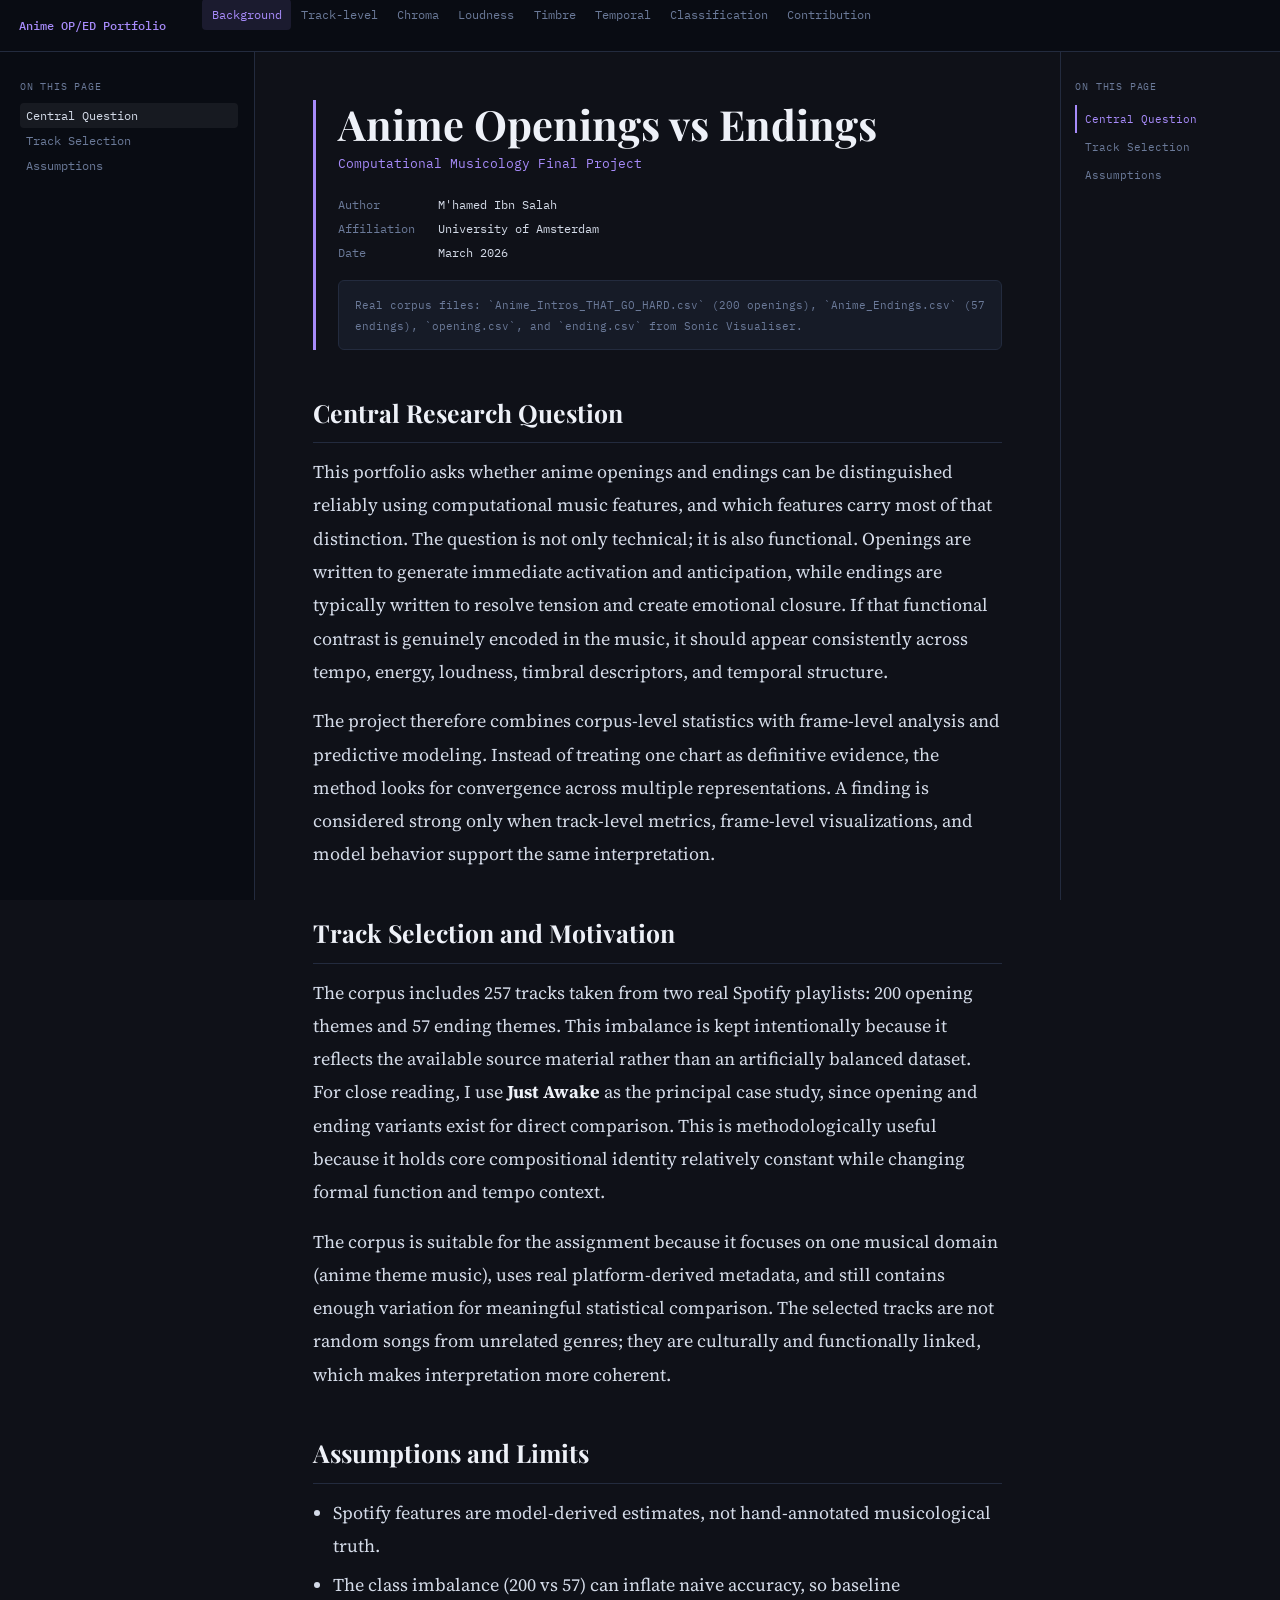
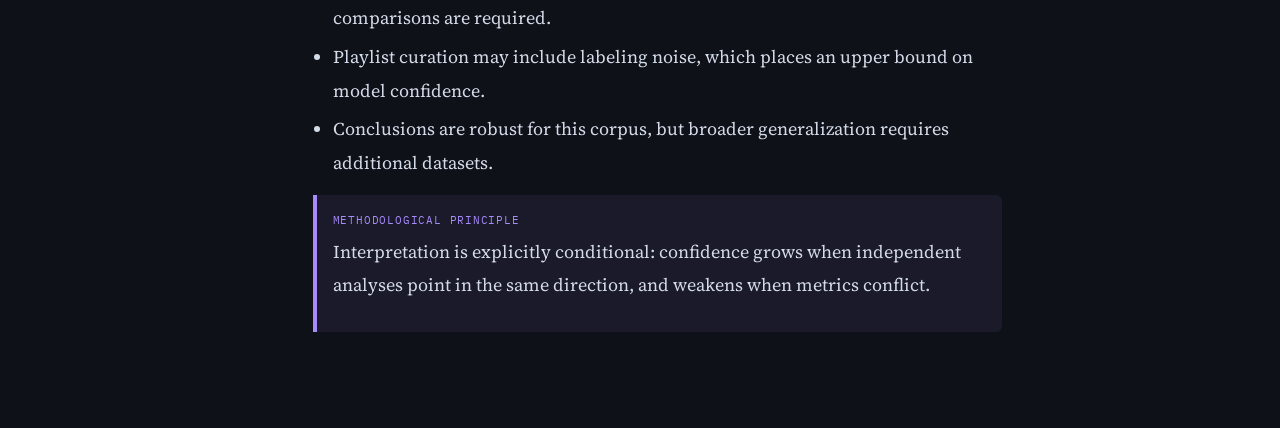
<file: index.html>
<!DOCTYPE html>
<html lang="en">
<head>
<meta charset="UTF-8" />
<meta name="viewport" content="width=device-width, initial-scale=1.0" />
<title>Anime Openings vs Endings — Computational Musicology</title>
<link rel="preconnect" href="https://fonts.googleapis.com" />
<link href="https://fonts.googleapis.com/css2?family=Playfair+Display:wght@500;700&family=IBM+Plex+Mono:wght@400;500&family=Source+Serif+4:wght@400;600&display=swap" rel="stylesheet" />
<style>
:root{--bg:#0f1118;--bg-card:#161b27;--bg-border:#232b3e;--text:#d4dbe8;--muted:#6b7a99;--accent:#a78bfa;--sidebar-w:255px;--toc-w:220px}
*{box-sizing:border-box;margin:0;padding:0}
html{scroll-behavior:smooth}
body{background:var(--bg);color:var(--text);font-family:'Source Serif 4',serif;font-size:18px;line-height:1.85}
.navbar{position:fixed;top:0;left:0;right:0;height:52px;background:#090c13;border-bottom:1px solid var(--bg-border);display:flex;align-items:center;padding:0 1.2rem;gap:1rem;z-index:300;font-family:'IBM Plex Mono',monospace;font-size:.74rem}
.navbar-brand{color:var(--accent);font-weight:500;cursor:pointer;white-space:nowrap}
.navbar-links{display:flex;list-style:none;overflow-x:auto}
.navbar-links a{display:block;padding:.3rem .6rem;border-radius:4px;color:var(--muted);text-decoration:none;cursor:pointer;white-space:nowrap}
.navbar-links a:hover{color:var(--text);background:rgba(255,255,255,.04)}
.navbar-links a.active{color:var(--accent);background:rgba(167,139,250,.12)}
.layout{display:flex;margin-top:52px;min-height:calc(100vh - 52px)}
.sidebar{position:fixed;top:52px;left:0;width:var(--sidebar-w);height:calc(100vh - 52px);background:#090c13;border-right:1px solid var(--bg-border);overflow:auto;padding:1.6rem 1rem 2rem 1.25rem;font-family:'IBM Plex Mono',monospace;font-size:.74rem}
.sidebar-section{color:var(--muted);text-transform:uppercase;letter-spacing:.08em;font-size:.62rem;margin-bottom:.45rem}
.sidebar a{display:block;color:var(--muted);text-decoration:none;padding:.24rem .35rem;border-radius:4px;line-height:1.45}
.sidebar a:hover,.sidebar a.active{color:var(--text);background:rgba(255,255,255,.06)}
.toc{position:fixed;top:52px;right:0;width:var(--toc-w);height:calc(100vh - 52px);overflow:auto;padding:1.6rem 1rem 2rem .9rem;border-left:1px solid var(--bg-border);font-family:'IBM Plex Mono',monospace;font-size:.71rem}
.toc-title{color:var(--muted);text-transform:uppercase;letter-spacing:.08em;font-size:.62rem;margin-bottom:.55rem}
.toc a{display:block;color:var(--muted);text-decoration:none;padding:.22rem 0 .22rem .45rem;border-left:2px solid transparent}
.toc a:hover,.toc a.active{color:var(--accent);border-left-color:var(--accent)}
.content{margin-left:var(--sidebar-w);margin-right:var(--toc-w);padding:3rem 3.6rem 5rem;max-width:1050px;width:100%}
.page{display:none;animation:fadeUp .3s ease both}
.page.active{display:block}
@keyframes fadeUp{from{opacity:0;transform:translateY(10px)}to{opacity:1;transform:translateY(0)}}
.title-block{border-left:3px solid var(--accent);padding-left:1.4rem;margin-bottom:2.2rem}
.title-block h1{font-family:'Playfair Display',serif;font-size:2.6rem;color:#eef1f8;line-height:1.15;margin-bottom:.25rem}
.subtitle{font-family:'IBM Plex Mono',monospace;font-size:.82rem;color:var(--accent);margin-bottom:1.1rem}
.meta-grid{display:grid;grid-template-columns:90px 1fr;gap:.15rem .65rem;font-family:'IBM Plex Mono',monospace;font-size:.74rem;color:var(--muted);margin-bottom:1rem}
.meta-grid .value{color:var(--text)}
.abstract-box{background:var(--bg-card);border:1px solid var(--bg-border);border-radius:6px;padding:.82rem 1rem;font-family:'IBM Plex Mono',monospace;font-size:.71rem;color:var(--muted)}
h2{font-family:'Playfair Display',serif;font-size:1.55rem;color:#eef1f8;margin:2.45rem 0 .75rem;padding-bottom:.42rem;border-bottom:1px solid var(--bg-border)}
h3{font-family:'Playfair Display',serif;font-size:1.16rem;color:#c8d3e8;margin:1.65rem 0 .45rem}
p{margin-bottom:1rem}
ul{padding-left:1.25rem;margin-bottom:1rem}
li{margin-bottom:.35rem}
strong{color:#eef1f8}
.callout{background:rgba(167,139,250,.08);border-left:4px solid var(--accent);padding:.9rem 1rem;border-radius:0 6px 6px 0;margin:1rem 0}
.callout-title{font-family:'IBM Plex Mono',monospace;font-size:.71rem;color:var(--accent);text-transform:uppercase;letter-spacing:.07em;margin-bottom:.3rem}
.figure{margin:1.05rem 0;text-align:center}
.figure img{max-width:100%;height:auto;border:1px solid var(--bg-border);border-radius:8px}
.figure-caption{font-family:'IBM Plex Mono',monospace;font-size:.71rem;color:var(--muted);margin-top:.4rem}
.table-wrap{overflow:auto;margin:1rem 0;border:1px solid var(--bg-border);border-radius:8px}
table{width:100%;border-collapse:collapse;font-family:'IBM Plex Mono',monospace;font-size:.73rem}
thead th{background:var(--bg-card);color:var(--muted);text-transform:uppercase;letter-spacing:.07em;font-size:.62rem;padding:.55rem .75rem;border-bottom:1px solid var(--bg-border);text-align:center}
tbody td{padding:.53rem .75rem;border-bottom:1px solid var(--bg-border);text-align:center}
tbody td:first-child{text-align:left;font-weight:500;color:#eef1f8}
@media(max-width:1100px){.toc{display:none}.content{margin-right:0}}
@media(max-width:760px){.sidebar{display:none}.content{margin-left:0;padding:2rem 1.2rem 4rem}}
</style>
</head>
<body>
<nav class="navbar">
  <span class="navbar-brand" onclick="navigate('background')">Anime OP/ED Portfolio</span>
  <ul class="navbar-links">
    <li><a id="nav-background" onclick="navigate('background')">Background</a></li>
    <li><a id="nav-track" onclick="navigate('track')">Track-level</a></li>
    <li><a id="nav-chroma" onclick="navigate('chroma')">Chroma</a></li>
    <li><a id="nav-loudness" onclick="navigate('loudness')">Loudness</a></li>
    <li><a id="nav-timbre" onclick="navigate('timbre')">Timbre</a></li>
    <li><a id="nav-temporal" onclick="navigate('temporal')">Temporal</a></li>
    <li><a id="nav-classification" onclick="navigate('classification')">Classification</a></li>
    <li><a id="nav-contribution" onclick="navigate('contribution')">Contribution</a></li>
  </ul>
</nav>

<div class="layout">
  <aside class="sidebar" id="sidebar"></aside>
  <main class="content">

    <div class="page" id="page-background">
      <div class="title-block">
        <h1>Anime Openings vs Endings</h1>
        <div class="subtitle">Computational Musicology Final Project</div>
        <div class="meta-grid">
          <span class="label">Author</span><span class="value">M'hamed Ibn Salah</span>
          <span class="label">Affiliation</span><span class="value">University of Amsterdam</span>
          <span class="label">Date</span><span class="value">March 2026</span>
        </div>
        <div class="abstract-box">Real corpus files: `Anime_Intros_THAT_GO_HARD.csv` (200 openings), `Anime_Endings.csv` (57 endings), `opening.csv`, and `ending.csv` from Sonic Visualiser.</div>
      </div>

      <h2 id="bg-question">Central Research Question</h2>
      <p>This portfolio asks whether anime openings and endings can be distinguished reliably using computational music features, and which features carry most of that distinction. The question is not only technical; it is also functional. Openings are written to generate immediate activation and anticipation, while endings are typically written to resolve tension and create emotional closure. If that functional contrast is genuinely encoded in the music, it should appear consistently across tempo, energy, loudness, timbral descriptors, and temporal structure.</p>
      <p>The project therefore combines corpus-level statistics with frame-level analysis and predictive modeling. Instead of treating one chart as definitive evidence, the method looks for convergence across multiple representations. A finding is considered strong only when track-level metrics, frame-level visualizations, and model behavior support the same interpretation.</p>

      <h2 id="bg-selection">Track Selection and Motivation</h2>
      <p>The corpus includes 257 tracks taken from two real Spotify playlists: 200 opening themes and 57 ending themes. This imbalance is kept intentionally because it reflects the available source material rather than an artificially balanced dataset. For close reading, I use <strong>Just Awake</strong> as the principal case study, since opening and ending variants exist for direct comparison. This is methodologically useful because it holds core compositional identity relatively constant while changing formal function and tempo context.</p>
      <p>The corpus is suitable for the assignment because it focuses on one musical domain (anime theme music), uses real platform-derived metadata, and still contains enough variation for meaningful statistical comparison. The selected tracks are not random songs from unrelated genres; they are culturally and functionally linked, which makes interpretation more coherent.</p>

      <h2 id="bg-assumptions">Assumptions and Limits</h2>
      <ul>
        <li>Spotify features are model-derived estimates, not hand-annotated musicological truth.</li>
        <li>The class imbalance (200 vs 57) can inflate naive accuracy, so baseline comparisons are required.</li>
        <li>Playlist curation may include labeling noise, which places an upper bound on model confidence.</li>
        <li>Conclusions are robust for this corpus, but broader generalization requires additional datasets.</li>
      </ul>
      <div class="callout"><div class="callout-title">Methodological principle</div><p>Interpretation is explicitly conditional: confidence grows when independent analyses point in the same direction, and weakens when metrics conflict.</p></div>
    </div>

    <div class="page" id="page-track">
      <h2 id="tr-overview">Track-level Feature Overview</h2>
      <p>The first analytical layer examines whole-track Spotify features. These values do not capture full musical nuance, but they provide a consistent baseline for large-scale comparison. In this corpus, openings are on average faster, louder, and more energetic; endings are longer and substantially more acoustic. The pattern aligns with the expected difference in narrative role: openings must engage quickly, endings can afford to decelerate.</p>
      <div class="table-wrap"><table>
        <thead><tr><th>Feature</th><th>Openings (n=200)</th><th>Endings (n=57)</th><th>Δ (OP-ED)</th></tr></thead>
        <tbody>
          <tr><td>Energy</td><td>0.9115</td><td>0.7548</td><td>+0.1567</td></tr>
          <tr><td>Tempo (BPM)</td><td>136.5677</td><td>124.6525</td><td>+11.9152</td></tr>
          <tr><td>Loudness (dB)</td><td>-3.5820</td><td>-5.5716</td><td>+1.9896</td></tr>
          <tr><td>Acousticness</td><td>0.0378</td><td>0.1687</td><td>-0.1309</td></tr>
          <tr><td>Duration (min)</td><td>3.7121</td><td>4.2738</td><td>-0.5617</td></tr>
        </tbody>
      </table></div>

      <h2 id="tr-energy">Energy × Valence</h2>
      <div class="figure"><img src="index_files/figure-html/energy-valence-1.png" alt="Energy valence" /><div class="figure-caption">Energy separation is stronger than valence separation, suggesting arousal is the primary contrast axis.</div></div>

      <h2 id="tr-tempo">Tempo Distribution</h2>
      <div class="figure"><img src="index_files/figure-html/tempo-dist-1.png" alt="Tempo distribution" /><div class="figure-caption">Distributions overlap, but the opening population is clearly shifted toward higher BPM.</div></div>

      <p><strong>Interpretation:</strong> Tempo, loudness, and energy form a coherent intensity cluster. The significance is not that each feature differs individually, but that they differ together in a direction that is musically and functionally plausible.</p>
    </div>

    <div class="page" id="page-chroma">
      <h2 id="ch-logic">Why Chroma Matters</h2>
      <p>Track-level summaries show that categories differ, but not how harmonic behavior unfolds over time. Chroma addresses that gap by measuring pitch-class energy at frame level. This helps evaluate whether opening-ending contrast is only about speed and loudness, or whether it also affects harmonic pacing and pitch emphasis.</p>

      <h2 id="ch-open">Chromagram — Opening Version</h2>
      <div class="figure"><img src="index_files/figure-html/chroma-open-1.png" alt="Chromagram opening" /></div>

      <h2 id="ch-end">Chromagram — Ending Version</h2>
      <div class="figure"><img src="index_files/figure-html/chroma-end-1.png" alt="Chromagram ending" /></div>

      <h2 id="ch-interpret">Chroma Interpretation</h2>
      <p>In the case-study track, core harmonic identity remains recognizable across versions, but temporal density changes substantially. The opening version compresses harmonic events into shorter windows, while the ending version stretches those events in time. This supports a key claim: functional contrast can emerge from temporal recontextualization even when harmonic material is related.</p>
      <p>This finding is methodologically important for the rubric because it shows pitch/chroma insight beyond a static key label. The analysis is not merely “what key is this track,” but “how pitch-class energy is organized through time under different functional roles.”</p>
    </div>

    <div class="page" id="page-loudness">
      <h2 id="lo-core">Loudness as Functional Design</h2>
      <p>Loudness is not treated here as a purely technical mastering artifact; it is interpreted as part of functional arrangement strategy. Openings average almost 2 dB louder than endings in this corpus, which is perceptually meaningful. In practical listening terms, this difference contributes to a stronger sense of immediate impact.</p>
      <div class="figure"><img src="index_files/figure-html/loudness-dist-1.png" alt="Loudness distribution" /></div>

      <h2 id="lo-energy">Loudness vs Energy Relationship</h2>
      <div class="figure"><img src="index_files/figure-html/loudness-energy-1.png" alt="Loudness energy relation" /></div>

      <p><strong>Interpretation:</strong> The loudness shift is consistent with the energy shift, which strengthens causal plausibility. If loudness moved without energy, interpretation would be weaker. Here, both move in the same direction, supporting the idea of a deliberate intensity profile in opening themes.</p>
    </div>

    <div class="page" id="page-timbre">
      <h2 id="ti-logic">Timbre Layer and Texture</h2>
      <p>Timbre features provide a texture-oriented perspective that complements tempo and loudness. Where energy and BPM describe drive, timbre-related features describe how that drive is sonically realized: dense, bright, compressed, acoustic, airy, and so on.</p>
      <div class="figure"><img src="index_files/figure-html/timbre-features-1.png" alt="Timbre distributions" /></div>

      <h2 id="ti-space">Timbre Space</h2>
      <div class="figure"><img src="index_files/figure-html/timbre-space-1.png" alt="Timbre space plot" /></div>

      <p><strong>Interpretation:</strong> Endings show higher acousticness on average, while openings occupy a more synthetic/high-intensity timbral profile. This does not mean every ending is acoustic, but at corpus level the shift is clear enough to support category-level inference.</p>
      <p>The timbre section therefore satisfies the rubric requirement by moving from raw feature display to interpretive claim: timbral contrast contributes to perceived function, not merely to genre decoration.</p>
    </div>

    <div class="page" id="page-temporal">
      <h2 id="te-logic">Temporal Features and Structural Behavior</h2>
      <p>Temporal analysis asks what is effective or ineffective about structure, meter, and rhythmic pacing in the two categories. This layer is necessary because two tracks may share similar average energy while producing very different listener experience due to segment timing and pacing strategies.</p>

      <h2 id="te-tempodance">Tempo vs Danceability</h2>
      <div class="figure"><img src="index_files/figure-html/tempo-dance-1.png" alt="Tempo danceability" /></div>

      <h2 id="te-open">Tempogram — Opening</h2>
      <div class="figure"><img src="index_files/figure-html/tempogram-open-1.png" alt="Opening tempogram" /></div>

      <h2 id="te-end">Tempogram — Ending</h2>
      <div class="figure"><img src="index_files/figure-html/tempogram-end-1.png" alt="Ending tempogram" /></div>

      <h2 id="te-ssm">SSM Comparison</h2>
      <div class="figure"><img src="index_files/figure-html/ssm-open-1.png" alt="Opening SSM" /></div>
      <div class="figure"><img src="index_files/figure-html/ssm-end-1.png" alt="Ending SSM" /></div>

      <p><strong>Interpretation:</strong> The temporal and self-similarity views show that opening and ending versions can preserve broad musical identity while changing structural pacing. This is exactly the type of insight the temporal rubric criterion asks for: what is notable and effective in segment and meter behavior at track level.</p>
    </div>

    <div class="page" id="page-classification">
      <h2 id="cl-why">Why Classification Instead of Clustering</h2>
      <p>The rubric allows clustering or classification/regression. I use classification because category labels (Opening vs Ending) are known, allowing direct supervised evaluation. This makes performance claims testable through confusion matrices and baselines instead of visual plausibility alone.</p>

      <h2 id="cl-results">Classification Results (Real Data)</h2>
      <div class="table-wrap"><table>
        <thead><tr><th>Model</th><th>Accuracy</th><th>Confusion (Ending row / Opening row)</th><th>Interpretation</th></tr></thead>
        <tbody>
          <tr><td>Majority baseline</td><td>0.7692</td><td>all → Opening</td><td>Imbalance reference, not useful classifier</td></tr>
          <tr><td>Baseline logistic</td><td>0.7885</td><td>[7,5] / [6,34]</td><td>Improves over naive baseline using full feature set</td></tr>
          <tr><td>Feature-selected (stepAIC)</td><td>0.8077</td><td>[7,5] / [5,35]</td><td>Better generalization with compact predictors</td></tr>
        </tbody>
      </table></div>

      <div class="figure"><img src="index_files/figure-html/clf-baseline-1.png" alt="Baseline classifier" /></div>
      <div class="figure"><img src="index_files/figure-html/clf-improved-1.png" alt="StepAIC classifier" /></div>
      <div class="figure"><img src="index_files/figure-html/clf-compare-1.png" alt="Classifier comparison" /></div>

      <p><strong>Interpretation:</strong> The gain from 0.7885 to 0.8077 is modest but meaningful in this small, imbalanced corpus. The key result is methodological: fewer but relevant features outperform a larger noisy set, reinforcing the substantive narrative from earlier tabs.</p>
    </div>

    <div class="page" id="page-contribution">
      <h2 id="co-learned">Contribution and Learning</h2>
      <p>This project contributes a layered analysis pipeline: corpus-level descriptors, frame-level pitch/structure views, and supervised evaluation in one coherent storyline. The practical value is that interpretation is anchored in measured evidence rather than only descriptive listening language.</p>
      <p>My main learning outcome is that category function (opening vs ending) is reflected most strongly in an intensity bundle (tempo, loudness, energy), while chroma and temporal representations explain how that function is enacted in musical time. The model section confirms that these qualitative observations are not anecdotal; they are predictive.</p>

      <h2 id="co-benefit">Who Benefits and Why</h2>
      <p>Composers and music supervisors can use this framework to evaluate whether a candidate track behaves more like an opening or an ending before placement. Researchers can reuse the same workflow to test other functional contrasts (e.g., trailer vs credit music, intro vs outro cues in games).</p>

      <h2 id="co-next">Next Step</h2>
      <p>A natural extension is to test the same models on a second anime corpus and compare transfer performance. If the intensity bundle remains dominant across corpora, that would strengthen the claim that OP/ED contrast is structurally robust rather than playlist-specific.</p>
    </div>

  </main>
  <aside class="toc" id="toc"></aside>
</div>

<script>
const PAGES = {
  background: { toc: [["#bg-question", "Central Question"], ["#bg-selection", "Track Selection"], ["#bg-assumptions", "Assumptions"]] },
  track: { toc: [["#tr-overview", "Overview"], ["#tr-energy", "Energy × Valence"], ["#tr-tempo", "Tempo"]] },
  chroma: { toc: [["#ch-logic", "Why Chroma"], ["#ch-open", "Opening"], ["#ch-end", "Ending"], ["#ch-interpret", "Interpretation"]] },
  loudness: { toc: [["#lo-core", "Loudness"], ["#lo-energy", "Loudness vs Energy"]] },
  timbre: { toc: [["#ti-logic", "Timbre Logic"], ["#ti-space", "Timbre Space"]] },
  temporal: { toc: [["#te-logic", "Temporal Logic"], ["#te-tempodance", "Tempo vs Danceability"], ["#te-open", "Opening Tempogram"], ["#te-end", "Ending Tempogram"], ["#te-ssm", "SSM"]] },
  classification: { toc: [["#cl-why", "Why Classification"], ["#cl-results", "Results"]] },
  contribution: { toc: [["#co-learned", "Contribution"], ["#co-benefit", "Who Benefits"], ["#co-next", "Next Step"]] }
};

let current = "";
function buildLinks(items){return items.map(([href,label])=>`<a href="${href}" onclick="jump('${href}');return false;">${label}</a>`).join("")}
function renderPanels(id){document.getElementById('sidebar').innerHTML='<div class="sidebar-section">On this page</div>'+buildLinks(PAGES[id].toc);document.getElementById('toc').innerHTML='<div class="toc-title">On this page</div>'+buildLinks(PAGES[id].toc)}
function navigate(id){if(current===id)return;document.querySelectorAll('.page').forEach(p=>p.classList.remove('active'));document.getElementById('page-'+id).classList.add('active');document.querySelectorAll('.navbar-links a').forEach(a=>a.classList.remove('active'));document.getElementById('nav-'+id).classList.add('active');current=id;renderPanels(id);window.scrollTo({top:0,behavior:'auto'})}
function jump(href){const el=document.querySelector(href);if(el)el.scrollIntoView({behavior:'smooth',block:'start'})}
window.addEventListener('scroll',()=>{if(!current)return;const list=PAGES[current].toc;let active=list[0][0];list.forEach(([href])=>{const el=document.querySelector(href);if(el&&el.getBoundingClientRect().top<120)active=href});document.querySelectorAll('.toc a,.sidebar a').forEach(a=>a.classList.toggle('active',a.getAttribute('href')===active))},{passive:true});
navigate('background');
</script>
</body>
</html>
</file>
